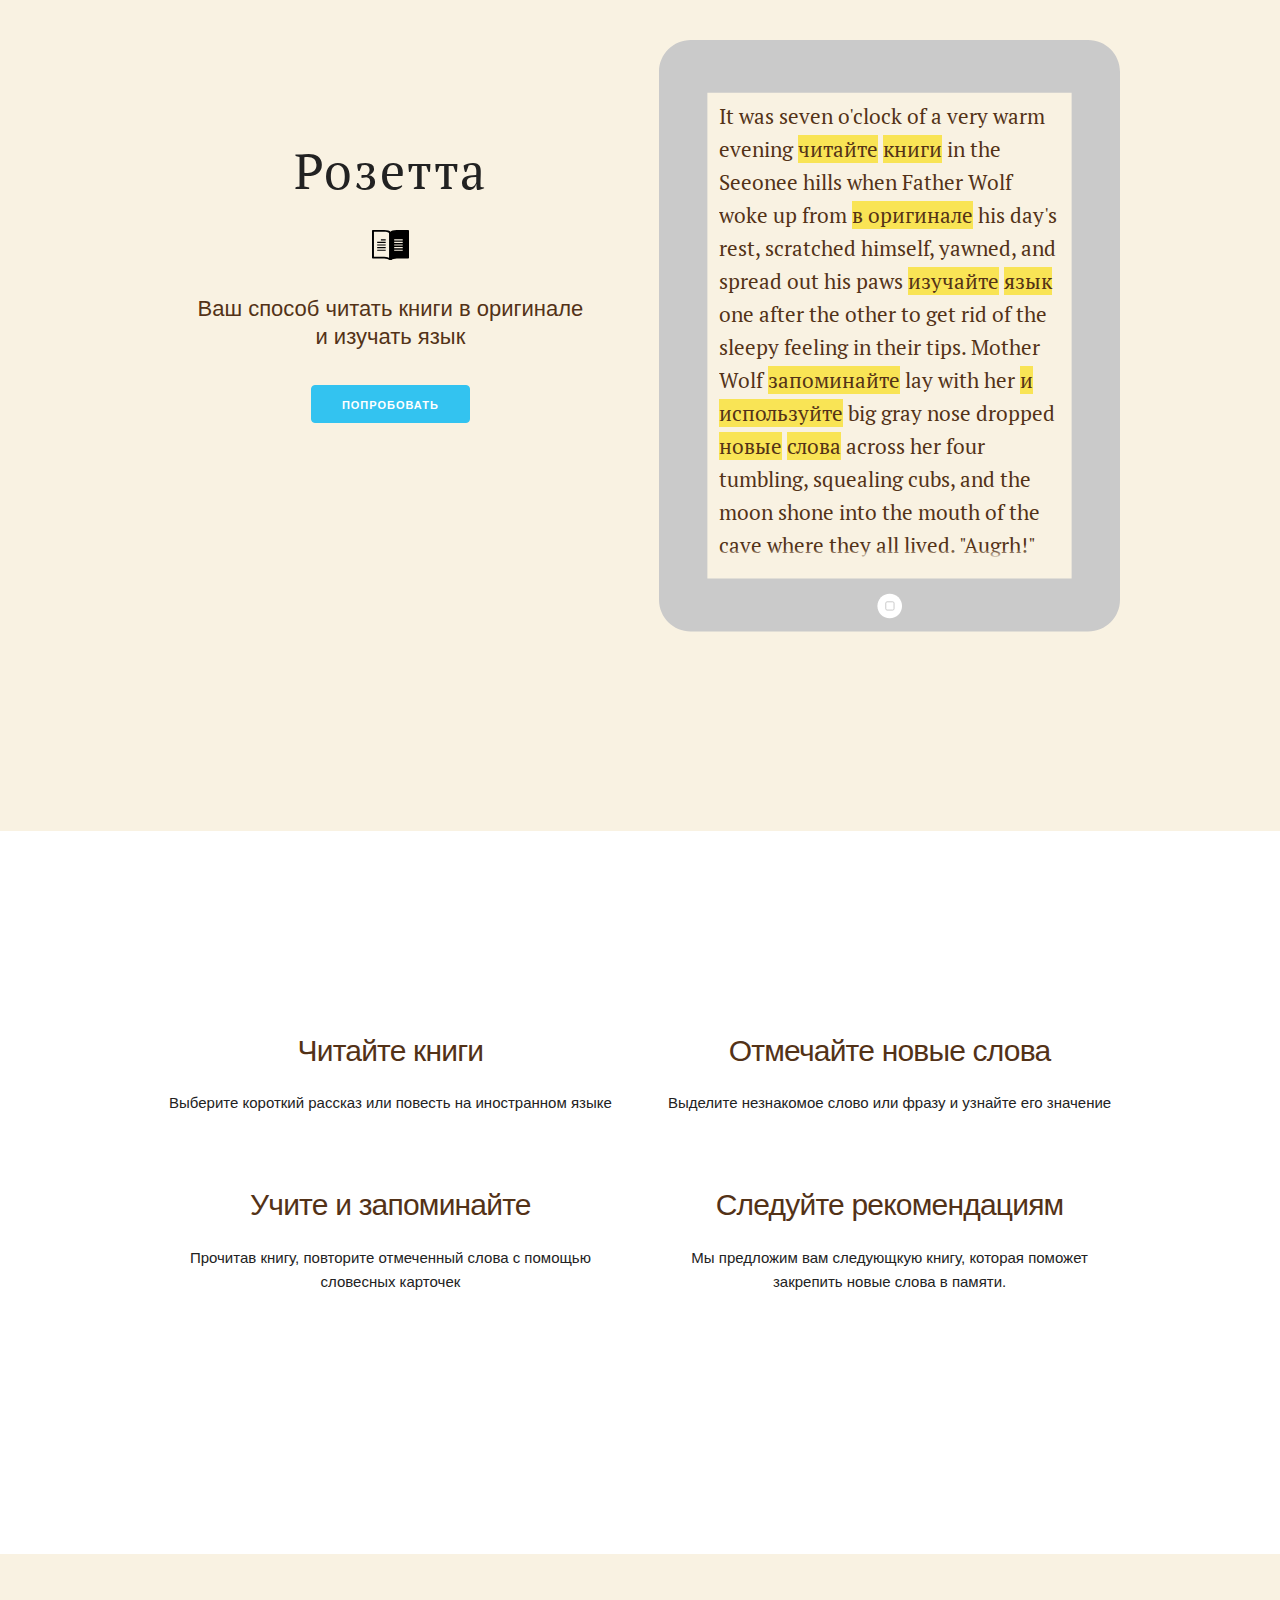
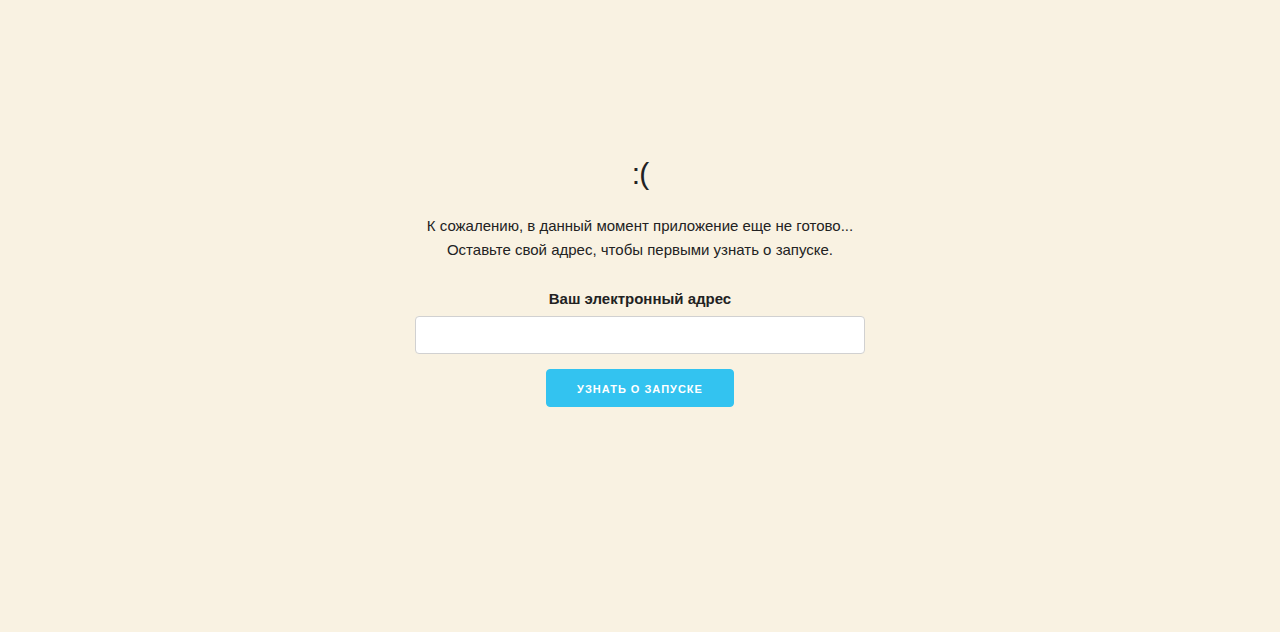
<file: index.html>
<!doctype html><html lang=ru><head><meta charset=utf-8><meta http-equiv=X-UA-Compatible content="IE=edge"><meta name=description><meta name=viewport content="width=device-width, initial-scale=1"><title>Розетта</title><meta name=mobile-web-app-capable content=yes><link rel=icon sizes=192x192 href=images/touch/chrome-touch-icon-192x192.png><meta name=apple-mobile-web-app-capable content=yes><meta name=apple-mobile-web-app-status-bar-style content=black><meta name=apple-mobile-web-app-title content="Web Starter Kit"><link rel=apple-touch-icon href=images/touch/apple-touch-icon.png><meta name=msapplication-TileImage content=images/touch/ms-touch-icon-144x144-precomposed.png><meta name=msapplication-TileColor content=#3372DF><link rel=stylesheet href="https://fonts.googleapis.com/css?family=PT+Serif:400,700&subset=latin,cyrillic" type=text/css><link rel=stylesheet href=styles/normalize.css type=text/css><link rel=stylesheet href=styles/skeleton.css type=text/css><link rel=stylesheet href=styles/main.css type=text/css></head><body><div class=page><div class=hero><div class=container><div class=row><div class="one-half column"><header><h1 class=hero-heading>Розетта</h1><hr><h2 class=hero-slogan>Ваш способ читать книги в&nbsp;оригинале и&nbsp;изучать&nbsp;язык</h2><a class="button button-primary" href=#process>Попробовать</a></header></div><div class="one-half column cover"><img class="cover-frame iphone" src=images/iphone.svg width=100%> <img class="cover-frame ipad" src=images/ipad.svg width=100%><div class=cover-text>It was seven o'clock of a very warm evening <em>читайте</em> <em>книги</em> in the Seeonee hills when Father Wolf woke up from <em>в оригинале</em> his day's rest, scratched himself, yawned, and spread out his paws <em>изучайте</em> <em>язык</em> one after the other to get rid of the sleepy feeling in their tips. Mother Wolf <em>запоминайте</em> lay with her <em>и</em> <em>используйте</em> big gray nose dropped <em>новые</em> <em>слова</em> across her four tumbling, squealing cubs, and the moon shone into the mouth of the cave where they all lived. "Augrh!" said Father Wolf. "It is time to hunt again." He was going to spring down hill when a little shadow with a bushy tail crossed the threshold and whined: "Good luck go with you, O Chief of the Wolves. And good luck and strong white teeth go with noble children that they may never forget the hungry in this world."</div></div></div></div></div><div class="section process" id=process><div class=container><div class=row><div class="six columns process-step"><h4>Читайте книги</h4><p>Выберите короткий рассказ или повесть на иностранном языке</p></div><div class="six columns process-step"><h4>Отмечайте новые слова</h4><p>Выделите незнакомое слово или фразу и узнайте его значение</p></div></div><div class=row><div class="six columns process-step"><h4>Учите и запоминайте</h4><p>Прочитав книгу, повторите отмеченный слова с помощью словесных карточек</p></div><div class="six columns process-step"><h4>Следуйте рекомендациям</h4><p>Мы предложим вам следующкую книгу, которая поможет закрепить новые слова в памяти.</p></div></div></div></div><div class="section subscribe"><div class=container><h4>:(</h4><p>К сожалению, в данный момент приложение еще не готово... Оставьте свой адрес, чтобы первыми узнать о запуске.</p><div class=row><div id=mc_embed_signup><form action="//run.us11.list-manage.com/subscribe/post?u=365e2172a954a85b2f5484978&amp;id=63f2b5f844" method=post id=mc-embedded-subscribe-form name=mc-embedded-subscribe-form class=validate target=_blank novalidate><div id=mc_embed_signup_scroll><div class=mc-field-group><label for=mce-EMAIL>Ваш электронный адрес</label> <input type=email name=EMAIL class="required email u-full-width" id=mce-EMAIL></div><div id=mce-responses class=clear><div class=response id=mce-error-response style=display:none></div><div class=response id=mce-success-response style=display:none></div></div><div style="position: absolute; left: -5000px;" aria-hidden=true><input type=text name=b_365e2172a954a85b2f5484978_63f2b5f844 tabindex=-1></div><div class=clear><input type=submit value="Узнать о запуске" name=subscribe id=mc-embedded-subscribe class="button button-primary"></div></div></form></div></div></div></div></div><script type=text/javascript>
      (function (d, w, c) { (w[c] = w[c] || []).push(function() { try { w.yaCounter33847544 = new Ya.Metrika({ id:33847544, clickmap:true, trackLinks:true, accurateTrackBounce:true }); } catch(e) { } }); var n = d.getElementsByTagName("script")[0], s = d.createElement("script"), f = function () { n.parentNode.insertBefore(s, n); }; s.type = "text/javascript"; s.async = true; s.src = "https://mc.yandex.ru/metrika/watch.js"; if (w.opera == "[object Opera]") { d.addEventListener("DOMContentLoaded", f, false); } else { f(); } })(document, window, "yandex_metrika_callbacks");
    </script><noscript><div><img src=https://mc.yandex.ru/watch/33847544 style="position:absolute; left:-9999px;"></div></noscript></body></html>
</file>
